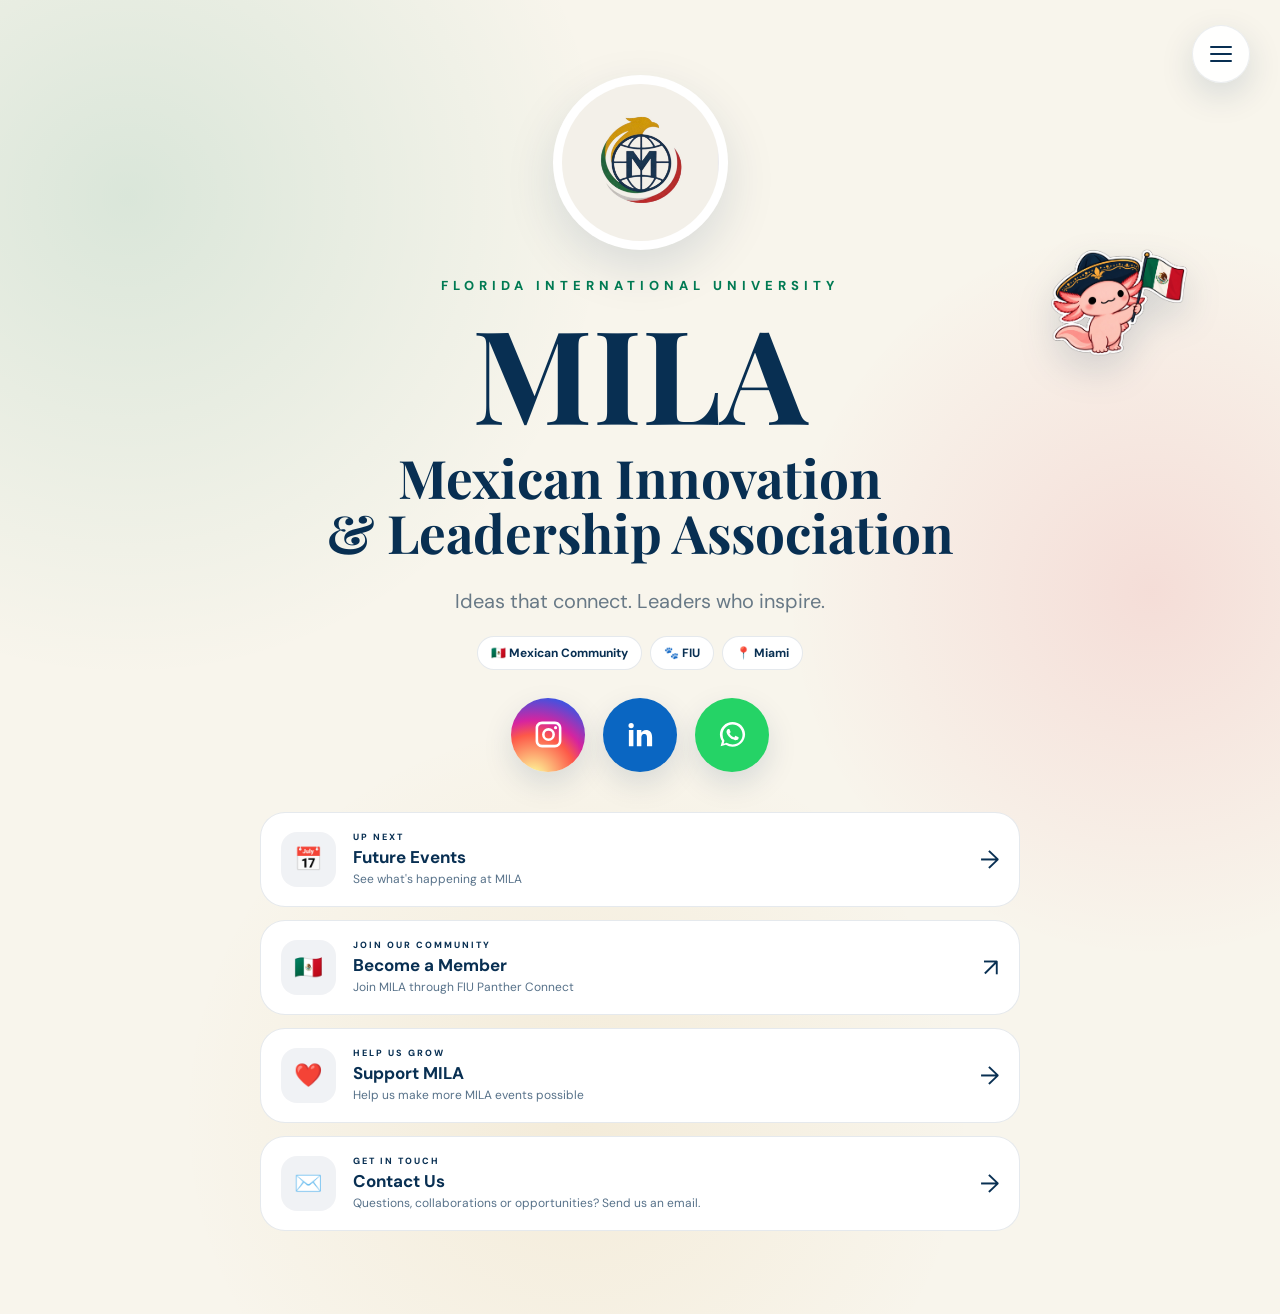
<file: index.html>
<!DOCTYPE html>
<html lang="en">
<head>
    <link rel="icon" type="image/png" href="assets/mila-logo-no-background.png">
    <meta charset="UTF-8">
    <meta name="viewport" content="width=device-width, initial-scale=1.0">
    <meta name="description" content="Mexican Innovation & Leadership Association at Florida International University.">
    <title>MILA | FIU</title>
    <link rel="stylesheet" href="styles.css">

    <style>
        /* HOME BUTTONS: WHITE BY DEFAULT */
        .home .home-button {
            background: #ffffff;
            color: #082f52;
            border: 1px solid rgba(8,47,82,0.10);
            transition:
                background-color 0.25s ease,
                color 0.25s ease,
                transform 0.25s ease,
                box-shadow 0.25s ease;
        }

        .home .home-button .button-icon {
            background: rgba(8,47,82,0.06);
            transition: background-color 0.25s ease;
        }

        /* FUTURE EVENTS - NAVY */
        .home .future-button:hover,
        .home .future-button:active,
        .home .future-button:focus-visible {
            background: #082f52;
            color: white;
        }

        /* BECOME A MEMBER - GREEN */
        .home .member-button:hover,
        .home .member-button:active,
        .home .member-button:focus-visible {
            background: #178657;
            color: white;
        }

        /* DONATIONS - RED */
        .home .donation-button:hover,
        .home .donation-button:active,
        .home .donation-button:focus-visible {
            background: #b53c45;
            color: white;
        }

        /* CONTACT US - GOLD */
        .home .contact-button:hover,
        .home .contact-button:active,
        .home .contact-button:focus-visible {
            background: #b78634;
            color: white;
        }

        /* ICON BACKGROUND ON HOVER */
        .home .home-button:hover .button-icon,
        .home .home-button:active .button-icon,
        .home .home-button:focus-visible .button-icon {
            background: rgba(255,255,255,0.15);
        }

        /* KEEP TEXT VISIBLE ON HOVER */
        .home .home-button:hover .button-text small,
        .home .home-button:hover .button-text strong,
        .home .home-button:hover .button-text span,
        .home .home-button:hover .button-arrow,
        .home .home-button:active .button-text small,
        .home .home-button:active .button-text strong,
        .home .home-button:active .button-text span,
        .home .home-button:active .button-arrow,
        .home .home-button:focus-visible .button-text small,
        .home .home-button:focus-visible .button-text strong,
        .home .home-button:focus-visible .button-text span,
        .home .home-button:focus-visible .button-arrow {
            color: white;
        }

        .home .home-button:focus-visible {
            outline: 3px solid #082f52;
            outline-offset: 3px;
        }
    </style>
</head>

<body>

    <!-- FLOATING MENU -->
    <div class="menu-wrapper">

        <button
            class="menu-toggle"
            id="menuToggle"
            aria-label="Open menu"
            aria-expanded="false"
        >
            <span></span>
            <span></span>
            <span></span>
        </button>

        <nav class="floating-menu" id="floatingMenu">

            <div class="menu-header">
                <strong>MILA</strong>
                <span>FIU 🇲🇽</span>
            </div>

            <!-- HOME -->
            <a href="index.html">
                <div>
                    <small>01</small>
                    <strong>Home</strong>
                </div>
                <span>→</span>
            </a>

            <!-- FUTURE EVENTS -->
            <a href="events.html">
                <div>
                    <small>02</small>
                    <strong>Future Events</strong>
                </div>
                <span>→</span>
            </a>

            <!-- BECOME A MEMBER -->
            <a
                href="https://fiu.campuslabs.com/engage/organization/mila26"
                target="_blank"
                rel="noopener noreferrer"
            >
                <div>
                    <small>03</small>
                    <strong>Become a Member</strong>
                </div>
                <span>↗</span>
            </a>

            <!-- DONATIONS -->
            <a href="donations.html">
                <div>
                    <small>04</small>
                    <strong>Donations ♡</strong>
                </div>
                <span>→</span>
            </a>

            <!-- CONTACT US -->
            <a href="mailto:milafiu2026@outlook.com">
                <div>
                    <small>05</small>
                    <strong>Contact Us</strong>
                </div>
                <span>→</span>
            </a>

            <div class="menu-footer">
                Mexican Innovation &amp; Leadership Association
            </div>

        </nav>
    </div>


    <!-- HOME PAGE -->
    <main class="home">

        <!-- MILO -->
        <img
            src="assets/milo-flag.png"
            class="home-milo"
            alt="Milo, MILA mascot"
        >

        <!-- MILA LOGO -->
        <div class="logo-circle">
            <img
                src="assets/mila-logo.jpeg"
                alt="MILA Logo"
            >
        </div>

        <!-- FIU -->
        <p class="university">
            FLORIDA INTERNATIONAL UNIVERSITY
        </p>

        <!-- MILA TITLE -->
        <h1>MILA</h1>

        <h2>
            Mexican Innovation<br>
            &amp; Leadership Association
        </h2>

        <p class="tagline">
            Ideas that connect. Leaders who inspire.
        </p>

        <!-- TAGS -->
        <div class="tags">
            <span>🇲🇽 Mexican Community</span>
            <span>🐾 FIU</span>
            <span>📍 Miami</span>
        </div>


        <!-- SOCIAL MEDIA -->
        <div class="social-links">

            <!-- INSTAGRAM -->
            <a
                href="https://www.instagram.com/mila.fiu/?hl=es"
                target="_blank"
                rel="noopener noreferrer"
                class="social instagram"
                aria-label="MILA Instagram"
            >
                <svg viewBox="0 0 24 24" aria-hidden="true">
                    <path d="M7 2C4.24 2 2 4.24 2 7v10c0 2.76 2.24 5 5 5h10c2.76 0 5-2.24 5-5V7c0-2.76-2.24-5-5-5H7zm10 2c1.66 0 3 1.34 3 3v10c0 1.66-1.34 3-3 3H7c-1.66 0-3-1.34-3-3V7c0-1.66 1.34-3 3-3h10zm-5 3a5 5 0 100 10 5 5 0 000-10zm0 2a3 3 0 110 6 3 3 0 010-6zm5.5-3.5a1.25 1.25 0 100 2.5 1.25 1.25 0 000-2.5z"/>
                </svg>
            </a>

            <!-- LINKEDIN -->
            <a
                href="https://www.linkedin.com/company/mexican-innovation-and-leadership-association/"
                target="_blank"
                rel="noopener noreferrer"
                class="social linkedin"
                aria-label="MILA LinkedIn"
            >
                <svg viewBox="0 0 24 24" aria-hidden="true">
                    <path d="M6.5 8.5H3V21h3.5V8.5zM4.75 3A2.05 2.05 0 104.75 7.1 2.05 2.05 0 004.75 3zM21 14.1c0-3.76-2-5.5-4.67-5.5-2.15 0-3.11 1.18-3.65 2.01V8.5H9.18V21h3.5v-6.2c0-1.63.31-3.21 2.33-3.21 1.99 0 2.01 1.86 2.01 3.32V21H21v-6.9z"/>
                </svg>
            </a>

            <!-- WHATSAPP -->
            <a
                href="https://chat.whatsapp.com/JqgFprV9ROz5YphJJXWAv2?mode=gi_t"
                target="_blank"
                rel="noopener noreferrer"
                class="social whatsapp"
                aria-label="Join MILA WhatsApp Group"
            >
                <svg viewBox="0 0 32 32" aria-hidden="true">
                    <path d="M16.04 3C8.85 3 3 8.74 3 15.8c0 2.5.75 4.94 2.17 7.02L3.74 28l5.34-1.39a13.18 13.18 0 0 0 6.95 1.91h.01C23.23 28.52 29 22.78 29 15.72 29 8.66 23.23 3 16.04 3zm0 23.35h-.01a11 11 0 0 1-5.61-1.51l-.4-.23-3.17.82.85-3.04-.26-.42a10.55 10.55 0 0 1-1.68-5.7c0-5.91 4.62-10.72 10.3-10.72 5.67 0 10.29 4.81 10.29 10.72 0 5.91-4.62 10.08-10.31 10.08zm5.66-7.89c-.31-.15-1.83-.89-2.11-.99-.28-.1-.49-.15-.69.15-.2.3-.79.99-.97 1.19-.18.2-.36.23-.67.08-.31-.15-1.3-.47-2.48-1.5-.92-.8-1.54-1.8-1.72-2.1-.18-.3-.02-.46.13-.61.14-.13.31-.35.46-.53.15-.18.2-.3.31-.51.1-.2.05-.38-.03-.53-.08-.15-.69-1.64-.95-2.24-.25-.59-.51-.51-.69-.52h-.59c-.2 0-.54.08-.82.38-.28.3-1.08 1.04-1.08 2.54s1.11 2.95 1.26 3.15c.15.2 2.18 3.28 5.28 4.6.74.31 1.31.5 1.76.64.74.23 1.41.2 1.94.12.59-.09 1.83-.74 2.09-1.45.26-.71.26-1.32.18-1.45-.08-.13-.28-.2-.59-.35z"/>
                </svg>
            </a>

        </div>


        <!-- ===================================
             1. FUTURE EVENTS
        ==================================== -->
        <a
            href="events.html"
            class="home-button future-button"
        >
            <div class="button-icon">📅</div>

            <div class="button-text">
                <small>UP NEXT</small>
                <strong>Future Events</strong>
                <span>See what's happening at MILA</span>
            </div>

            <div class="button-arrow">→</div>
        </a>


        <!-- ===================================
             2. BECOME A MEMBER
        ==================================== -->
        <a
            href="https://fiu.campuslabs.com/engage/organization/mila26"
            target="_blank"
            rel="noopener noreferrer"
            class="home-button member-button"
        >
            <div class="button-icon">🇲🇽</div>

            <div class="button-text">
                <small>JOIN OUR COMMUNITY</small>
                <strong>Become a Member</strong>
                <span>Join MILA through FIU Panther Connect</span>
            </div>

            <div class="button-arrow">↗</div>
        </a>


        <!-- ===================================
             3. SUPPORT MILA / DONATIONS
        ==================================== -->
        <a
            href="donations.html"
            class="home-button donation-button"
        >
            <div class="button-icon">❤️</div>

            <div class="button-text">
                <small>HELP US GROW</small>
                <strong>Support MILA</strong>
                <span>Help us make more MILA events possible</span>
            </div>

            <div class="button-arrow">→</div>
        </a>


        <!-- ===================================
             4. CONTACT US
        ==================================== -->
        <a
            href="mailto:milafiu2026@outlook.com"
            class="home-button contact-button"
        >
            <div class="button-icon">✉️</div>

            <div class="button-text">
                <small>GET IN TOUCH</small>
                <strong>Contact Us</strong>
                <span>
                    Questions, collaborations or opportunities?
                    Send us an email.
                </span>
            </div>

            <div class="button-arrow">→</div>
        </a>

    </main>


    <!-- MENU JAVASCRIPT -->
    <script>
        const menuToggle =
            document.getElementById("menuToggle");

        const floatingMenu =
            document.getElementById("floatingMenu");

        menuToggle.addEventListener("click", function () {
            menuToggle.classList.toggle("open");
            floatingMenu.classList.toggle("open");

            const isOpen =
                floatingMenu.classList.contains("open");

            menuToggle.setAttribute(
                "aria-expanded",
                String(isOpen)
            );
        });

        document.addEventListener("click", function (event) {
            if (
                !floatingMenu.contains(event.target) &&
                !menuToggle.contains(event.target)
            ) {
                floatingMenu.classList.remove("open");
                menuToggle.classList.remove("open");
                menuToggle.setAttribute("aria-expanded", "false");
            }
        });

        document.addEventListener("keydown", function (event) {
            if (event.key === "Escape") {
                floatingMenu.classList.remove("open");
                menuToggle.classList.remove("open");
                menuToggle.setAttribute("aria-expanded", "false");
            }
        });
    </script>

</body>
</html>
</file>
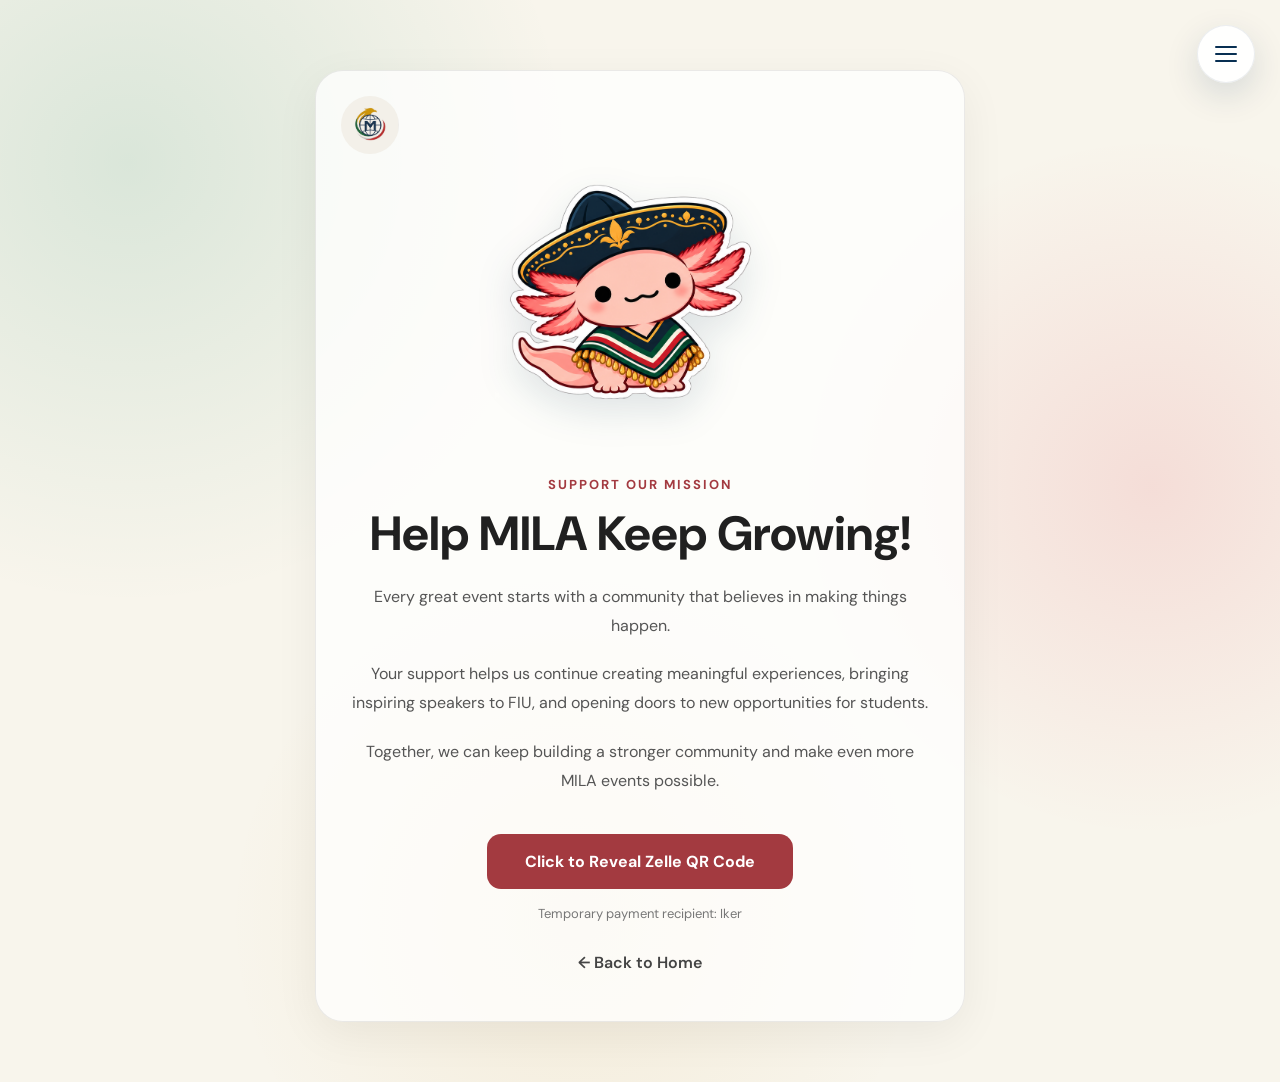
<file: donations.html>
<!DOCTYPE html>
<html lang="en">

<head>
    <link rel="icon" type="image/png" href="assets/mila-logo-no-background.png">
    <meta charset="UTF-8">
    <meta name="viewport" content="width=device-width, initial-scale=1.0">

    <title>Support MILA | Donations</title>

    <link rel="stylesheet" href="styles.css">

    <style>
        /* DONATIONS PAGE */

        .donations-page {
            min-height: 100vh;
            display: flex;
            align-items: center;
            justify-content: center;
            padding: 70px 20px 60px;
        }

        /* MAIN CARD */

        .donations-card {
            position: relative;
            width: 100%;
            max-width: 650px;
            padding: 55px 36px 48px;
            border-radius: 28px;
            background: rgba(255,255,255,0.75);
            border: 1px solid rgba(0,0,0,0.08);
            box-shadow: 0 12px 45px rgba(0,0,0,0.06);
            text-align: center;
        }

        /* MILA LOGO - TOP LEFT CORNER */

        .donations-logo {
            position: absolute;
            top: 25px;
            left: 25px;
            width: 58px;
            height: 58px;
            border-radius: 50%;
            object-fit: cover;
        }

        /* FLOATING MILO CONTAINER */

        .donations-milo-container {
            display: flex;
            justify-content: center;
            align-items: center;
            margin: 25px auto 25px;
            min-height: 300px;
        }

        /* BIGGER MILO */

        .donations-milo {
            width: 290px;
            max-width: 90%;
            height: auto;
            object-fit: contain;

            filter: drop-shadow(
                0 14px 18px rgba(8,47,82,0.12)
            );

            animation:
                donationsFloatMilo
                5s
                ease-in-out
                infinite;
        }

        /* SOFTER FLOATING ANIMATION */

        @keyframes donationsFloatMilo {
            0%, 100% {
                transform: translateY(0);
            }

            50% {
                transform: translateY(-7px);
            }
        }

        /* SMALL HEADING */

        .donations-eyebrow {
            font-size: 13px;
            font-weight: 700;
            letter-spacing: 2px;
            text-transform: uppercase;
            color: #a33a40;
            margin-bottom: 14px;
        }

        /* MAIN TITLE */

        .donations-card h1 {
            font-size: clamp(32px, 5vw, 48px);
            line-height: 1.12;
            margin-bottom: 22px;
            color: #202020;
        }

        /* DESCRIPTION */

        .donations-card p {
            font-size: 16px;
            line-height: 1.8;
            color: #555;
            margin-bottom: 20px;
        }

        /* DONATION BUTTON */

        .donate-button {
            display: inline-block;
            padding: 17px 38px;
            margin-top: 18px;
            background: #a33a40;
            color: white;
            border: none;
            border-radius: 14px;
            font-size: 16px;
            font-weight: 700;
            font-family: inherit;
            cursor: pointer;
            transition: background 0.2s ease;
        }

        .donate-button:hover {
            background: #852e34;
        }

        .donate-button:focus-visible {
            outline: 3px solid #202020;
            outline-offset: 4px;
        }

        /* PAYMENT RECIPIENT NOTE */

        .donations-note {
            display: block;
            margin-top: 16px;
            font-size: 13px;
            color: #777;
        }

        /* ZELLE QR CODE - HIDDEN BY DEFAULT */

        .zelle-qr-container {
            margin-top: 25px;
            padding: 22px;
            background: rgba(255,255,255,0.85);
            border: 1px solid rgba(0,0,0,0.08);
            border-radius: 18px;
            text-align: center;
        }

        .zelle-qr-container[hidden] {
            display: none;
        }

        .zelle-qr-image {
            display: block;
            width: 100%;
            max-width: 360px;
            height: auto;
            margin: 0 auto;
        }

        .donations-card .zelle-qr-instructions {
            font-size: 14px;
            line-height: 1.6;
            margin-top: 15px;
            margin-bottom: 0;
        }

        /* BACK HOME */

        .donations-home {
            display: inline-block;
            margin-top: 30px;
            color: #444;
            text-decoration: none;
            font-weight: 600;
        }

        .donations-home:hover {
            text-decoration: underline;
        }

        /* NAVIGATION MENU - TOP RIGHT */

        .donations-navigation {
            position: fixed;
            top: 25px;
            right: 25px;
            z-index: 1000;
        }

        .donations-navigation .menu-toggle {
            position: relative;
            top: auto;
            right: auto;
        }

        .donations-navigation .floating-menu {
            position: absolute;
            top: 65px;
            right: 0;
        }

        /* MOBILE RESPONSIVE */

        @media (max-width: 600px) {
            .donations-page {
                padding: 85px 15px 40px;
            }

            .donations-card {
                padding: 65px 22px 36px;
            }

            .donations-logo {
                top: 18px;
                left: 18px;
                width: 48px;
                height: 48px;
            }

            .donations-milo-container {
                min-height: 240px;
                margin: 10px auto 20px;
            }

            .donations-milo {
                width: 240px;
            }

            .donations-card p {
                font-size: 15px;
            }

            .donations-navigation {
                top: 15px;
                right: 15px;
            }

            .donate-button {
                max-width: 100%;
                padding: 17px 22px;
            }

            .zelle-qr-container {
                padding: 12px;
            }
        }

        /* ACCESSIBILITY */

        @media (prefers-reduced-motion: reduce) {
            .donations-milo {
                animation: none;
            }
        }
    </style>
</head>

<body>

    <!-- ===================================
         NAVIGATION MENU - TOP RIGHT
    ==================================== -->

    <div class="donations-navigation">

        <button
            class="menu-toggle"
            id="menuToggle"
            aria-label="Open navigation menu"
            aria-expanded="false"
            aria-controls="floatingMenu"
            type="button"
        >
            <span></span>
            <span></span>
            <span></span>
        </button>

        <nav class="floating-menu" id="floatingMenu">

            <div class="menu-header">
                <strong>MILA</strong>
                <span>FIU 🇲🇽</span>
            </div>

            <!-- HOME -->

            <a href="index.html">
                <div>
                    <small>01</small>
                    <strong>Home</strong>
                </div>
                <span>→</span>
            </a>

            <!-- FUTURE EVENTS -->

            <a href="events.html">
                <div>
                    <small>02</small>
                    <strong>Future Events</strong>
                </div>
                <span>→</span>
            </a>

            <!-- BECOME A MEMBER -->

            <a
                href="https://fiu.campuslabs.com/engage/organization/mila26"
                target="_blank"
                rel="noopener noreferrer"
            >
                <div>
                    <small>03</small>
                    <strong>Become a Member</strong>
                </div>
                <span>↗</span>
            </a>

            <!-- DONATIONS -->

            <a href="donations.html" aria-current="page">
                <div>
                    <small>04</small>
                    <strong>Donations ♡</strong>
                </div>
                <span>→</span>
            </a>

            <!-- CONTACT US -->

            <a href="mailto:milafiu2026@outlook.com">
                <div>
                    <small>05</small>
                    <strong>Contact Us</strong>
                </div>
                <span>→</span>
            </a>

            <div class="menu-footer">
                Mexican Innovation &amp; Leadership Association
            </div>

        </nav>

    </div>


    <!-- ===================================
         DONATIONS CONTENT
    ==================================== -->

    <main class="donations-page">

        <section class="donations-card">

            <!-- MILA LOGO - TOP LEFT -->

            <img
                src="assets/mila-logo.jpeg"
                alt="MILA FIU Logo"
                class="donations-logo"
            >

            <!-- BIG FLOATING MILO -->

            <div class="donations-milo-container">

                <img
                    src="assets/milo-poncho.png"
                    alt="Milo wearing a Mexican poncho"
                    class="donations-milo"
                >

            </div>

            <!-- SUPPORT HEADING -->

            <div class="donations-eyebrow">
                Support Our Mission
            </div>

            <!-- MAIN TITLE -->

            <h1>
                Help MILA Keep Growing!
            </h1>

            <!-- DESCRIPTION -->

            <p>
                Every great event starts with a community that
                believes in making things happen.
            </p>

            <p>
                Your support helps us continue creating meaningful
                experiences, bringing inspiring speakers to FIU,
                and opening doors to new opportunities for students.
            </p>

            <p>
                Together, we can keep building a stronger community
                and make even more MILA events possible.
            </p>

            <!-- ZELLE DONATION BUTTON -->

            <button
                class="donate-button"
                id="revealQrButton"
                type="button"
                aria-expanded="false"
                aria-controls="zelleQrContainer"
            >
                Click to Reveal Zelle QR Code
            </button>

            <span class="donations-note">
                Temporary payment recipient: Iker
            </span>

            <!-- ZELLE QR CODE -->

            <div
                class="zelle-qr-container"
                id="zelleQrContainer"
                hidden
            >

                <img
                    src="assets/zelle-iker.png"
                    alt="Zelle QR code for Iker"
                    class="zelle-qr-image"
                >

                <p class="zelle-qr-instructions">
                    Scan this QR code with your banking app
                    to support MILA through Zelle.
                    Please verify that the recipient is
                    <strong>IKER</strong> before sending.
                </p>

            </div>

            <!-- BACK TO HOME -->

            <div>

                <a
                    href="index.html"
                    class="donations-home"
                >
                    ← Back to Home
                </a>

            </div>

        </section>

    </main>


    <!-- ===================================
         NAVIGATION JAVASCRIPT
    ==================================== -->

    <script>

        const menuToggle =
            document.getElementById("menuToggle");

        const floatingMenu =
            document.getElementById("floatingMenu");

        function closeMenu() {
            floatingMenu.classList.remove("open");
            menuToggle.classList.remove("open");

            menuToggle.setAttribute(
                "aria-expanded",
                "false"
            );
        }

        menuToggle.addEventListener("click", function () {

            menuToggle.classList.toggle("open");
            floatingMenu.classList.toggle("open");

            const isOpen =
                floatingMenu.classList.contains("open");

            menuToggle.setAttribute(
                "aria-expanded",
                String(isOpen)
            );

        });

        document.addEventListener("click", function (event) {

            if (
                !floatingMenu.contains(event.target) &&
                !menuToggle.contains(event.target)
            ) {
                closeMenu();
            }

        });

        document.addEventListener("keydown", function (event) {

            if (event.key === "Escape") {
                closeMenu();
                menuToggle.focus();
            }

        });


        /* ZELLE QR REVEAL */

        const revealQrButton =
            document.getElementById("revealQrButton");

        const zelleQrContainer =
            document.getElementById("zelleQrContainer");

        revealQrButton.addEventListener("click", function () {

            const isOpening = zelleQrContainer.hidden;

            zelleQrContainer.hidden = !isOpening;

            revealQrButton.setAttribute(
                "aria-expanded",
                String(isOpening)
            );

            revealQrButton.textContent = isOpening
                ? "Hide Zelle QR Code"
                : "Click to Reveal Zelle QR Code";

        });

    </script>

</body>
</html>
</file>
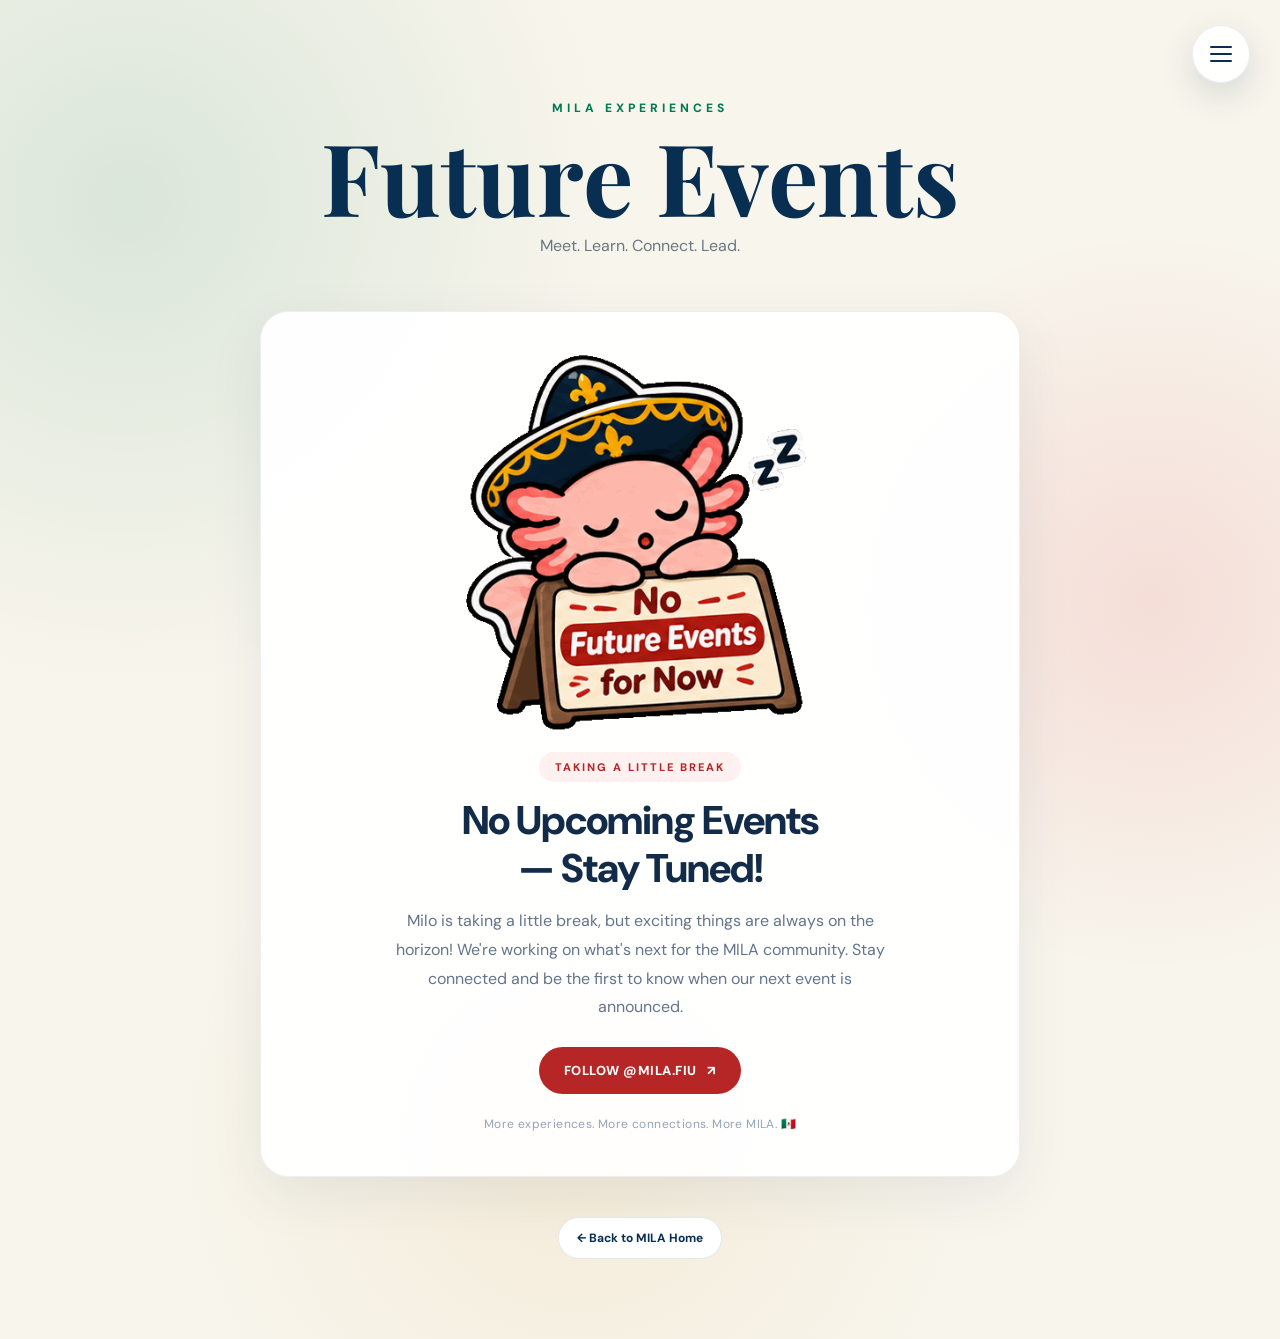
<file: events.html>
<!DOCTYPE html>
<html lang="en">

<head>
    <link rel="icon" type="image/png" href="assets/mila-logo-no-background.png">
    <meta charset="UTF-8">
    <meta name="viewport" content="width=device-width, initial-scale=1.0">

    <title>Future Events | MILA FIU</title>

    <meta
        name="description"
        content="Stay up to date with upcoming events from the Mexican Innovation & Leadership Association at FIU."
    >

    <link rel="stylesheet" href="styles.css">

    <style>
        /* No upcoming events section */

        .no-events-section {
            width: 100%;
            max-width: 760px;
            margin: 30px auto 40px;
            padding: 38px 28px 44px;
            text-align: center;
            background: rgba(255, 255, 255, 0.94);
            border: 1px solid rgba(20, 45, 75, 0.08);
            border-radius: 28px;
            box-shadow: 0 18px 55px rgba(20, 45, 75, 0.08);
        }

        .no-events-gif {
            display: block;
            width: 100%;
            max-width: 390px;
            height: auto;
            margin: 0 auto 12px;
            object-fit: contain;
        }

        .no-events-label {
            display: inline-block;
            margin-bottom: 14px;
            padding: 8px 16px;
            border-radius: 30px;
            background: #fff1ef;
            color: #b62626;
            font-size: 11px;
            font-weight: 800;
            letter-spacing: 2px;
            text-transform: uppercase;
        }

        .no-events-section h2 {
            margin: 0 0 15px;
            color: #122b49;
            font-size: clamp(27px, 4vw, 40px);
            font-weight: 800;
            line-height: 1.2;
            letter-spacing: -1px;
        }

        .no-events-description {
            max-width: 510px;
            margin: 0 auto 25px;
            color: #64748b;
            font-size: 16px;
            line-height: 1.8;
        }

        .no-events-instagram {
            display: inline-flex;
            align-items: center;
            justify-content: center;
            gap: 10px;
            padding: 15px 25px;
            border-radius: 50px;
            background: #b62626;
            color: #ffffff;
            font-size: 13px;
            font-weight: 800;
            letter-spacing: 0.5px;
            text-decoration: none;
            transition:
                transform 0.25s ease,
                background 0.25s ease,
                box-shadow 0.25s ease;
        }

        .no-events-instagram:hover {
            transform: translateY(-3px);
            background: #931c1c;
            box-shadow: 0 10px 25px rgba(182, 38, 38, 0.2);
        }

        .no-events-note {
            display: block;
            margin-top: 22px;
            color: #94a3b8;
            font-size: 12px;
            letter-spacing: 0.4px;
        }

        @media (max-width: 600px) {
            .no-events-section {
                margin-top: 20px;
                padding: 25px 18px 35px;
                border-radius: 22px;
            }

            .no-events-gif {
                max-width: 300px;
            }

            .no-events-description {
                font-size: 14px;
            }

            .no-events-instagram {
                padding: 14px 20px;
                font-size: 12px;
            }
        }
    </style>

</head>

<body>

    <!-- ========================================
         FLOATING NAVIGATION MENU
    ========================================= -->

    <div class="menu-wrapper">

        <button
            class="menu-toggle"
            id="menuToggle"
            aria-label="Open menu"
            aria-expanded="false"
            aria-controls="floatingMenu"
            type="button"
        >
            <span></span>
            <span></span>
            <span></span>
        </button>

        <nav
            class="floating-menu"
            id="floatingMenu"
        >

            <div class="menu-header">
                <strong>MILA</strong>
                <span>FIU 🇲🇽</span>
            </div>

            <!-- HOME -->

            <a href="index.html">
                <div>
                    <small>01</small>
                    <strong>Home</strong>
                </div>
                <span>→</span>
            </a>

            <!-- FUTURE EVENTS -->

            <a href="events.html" aria-current="page">
                <div>
                    <small>02</small>
                    <strong>Future Events</strong>
                </div>
                <span>→</span>
            </a>

            <!-- BECOME A MEMBER -->

            <a
                href="https://fiu.campuslabs.com/engage/organization/mila26"
                target="_blank"
                rel="noopener noreferrer"
            >
                <div>
                    <small>03</small>
                    <strong>Become a Member</strong>
                </div>
                <span>↗</span>
            </a>

            <!-- DONATIONS -->

            <a href="donations.html">
                <div>
                    <small>04</small>
                    <strong>Donations ♡</strong>
                </div>
                <span>→</span>
            </a>

            <!-- CONTACT US -->

            <a href="mailto:milafiu2026@outlook.com">
                <div>
                    <small>05</small>
                    <strong>Contact Us</strong>
                </div>
                <span>→</span>
            </a>

            <div class="menu-footer">
                Mexican Innovation &amp; Leadership Association
            </div>

        </nav>

    </div>


    <!-- ========================================
         FUTURE EVENTS PAGE
    ========================================= -->

    <main class="events-page">

        <!-- PAGE HEADER -->

        <header class="events-header">

            <p>
                MILA EXPERIENCES
            </p>

            <h1>
                Future Events
            </h1>

            <span>
                Meet. Learn. Connect. Lead.
            </span>

        </header>


        <!-- ========================================
             NO UPCOMING EVENTS
        ========================================= -->

        <section
            class="no-events-section"
            aria-labelledby="noEventsTitle"
        >

            <!-- ANIMATED MILO GIF -->

            <img
                src="assets/No Upcoming Events — Stay Tuned.gif"
                class="no-events-gif"
                alt="Milo relaxing while waiting for MILA's next event"
            >

            <!-- STATUS -->

            <span class="no-events-label">
                TAKING A LITTLE BREAK
            </span>

            <!-- TITLE -->

            <h2 id="noEventsTitle">
                No Upcoming Events<br>
                — Stay Tuned!
            </h2>

            <!-- DESCRIPTION -->

            <p class="no-events-description">
                Milo is taking a little break, but exciting
                things are always on the horizon!

                We're working on what's next for the MILA
                community. Stay connected and be the first
                to know when our next event is announced.
            </p>

            <!-- INSTAGRAM BUTTON -->

            <a
                href="https://www.instagram.com/mila.fiu/?hl=es"
                target="_blank"
                rel="noopener noreferrer"
                class="no-events-instagram"
            >
                FOLLOW @MILA.FIU
                <span aria-hidden="true">↗</span>
            </a>

            <!-- FOOTNOTE -->

            <span class="no-events-note">
                More experiences. More connections.
                More MILA. 🇲🇽
            </span>

        </section>


        <!-- BACK TO HOME -->

        <a
            href="index.html"
            class="back-home"
        >
            ← Back to MILA Home
        </a>

    </main>


    <!-- ========================================
         NAVIGATION JAVASCRIPT
    ========================================= -->

    <script>

        const menuToggle =
            document.getElementById("menuToggle");

        const floatingMenu =
            document.getElementById("floatingMenu");

        function closeMenu() {

            floatingMenu.classList.remove("open");
            menuToggle.classList.remove("open");

            menuToggle.setAttribute(
                "aria-expanded",
                "false"
            );

        }

        menuToggle.addEventListener(
            "click",
            function () {

                menuToggle.classList.toggle("open");
                floatingMenu.classList.toggle("open");

                const isOpen =
                    floatingMenu.classList.contains("open");

                menuToggle.setAttribute(
                    "aria-expanded",
                    String(isOpen)
                );

            }
        );

        document.addEventListener(
            "click",
            function (event) {

                if (
                    !floatingMenu.contains(event.target) &&
                    !menuToggle.contains(event.target)
                ) {
                    closeMenu();
                }

            }
        );

        document.addEventListener(
            "keydown",
            function (event) {

                if (event.key === "Escape") {
                    closeMenu();
                    menuToggle.focus();
                }

            }
        );

    </script>

</body>
</html>
</file>
<file: styles.css>
@import url('https://fonts.googleapis.com/css2?family=DM+Sans:wght@400;500;600;700;800&family=Playfair+Display:wght@600;700;800&display=swap');


/* =========================================
   MILA COLORS
========================================= */

:root {

    --navy: #082f52;

    --green: #007a53;

    --whatsapp: #25D366;

    --red: #d80d24;

    --gold: #c88b18;

    --cream: #f8f5ec;

    --gray: #687986;

    --white: #ffffff;

}


/* =========================================
   RESET
========================================= */

* {

    margin: 0;

    padding: 0;

    box-sizing: border-box;

}


html {

    scroll-behavior: smooth;

}


body {

    min-height: 100vh;

    overflow-x: hidden;

    font-family:
        "DM Sans",
        sans-serif;

    color:
        var(--navy);

    background:

        radial-gradient(
            circle at 10% 15%,
            rgba(0,122,83,.12),
            transparent 30%
        ),

        radial-gradient(
            circle at 90% 45%,
            rgba(216,13,36,.10),
            transparent 27%
        ),

        radial-gradient(
            circle at 45% 85%,
            rgba(200,139,24,.09),
            transparent 30%
        ),

        var(--cream);

}


a {

    text-decoration: none;

    color: inherit;

}


img {

    display: block;

    max-width: 100%;

}


/* =========================================
   FLOATING MENU
========================================= */

.menu-wrapper {

    position: fixed;

    top: 25px;

    right: 30px;

    z-index: 9999;

}


.menu-toggle {

    width: 58px;

    height: 58px;

    border: none;

    border-radius: 50%;

    background:
        rgba(255,255,255,.92);

    backdrop-filter:
        blur(18px);

    -webkit-backdrop-filter:
        blur(18px);

    display: flex;

    flex-direction: column;

    align-items: center;

    justify-content: center;

    gap: 5px;

    cursor: pointer;

    border:
        1px solid
        rgba(8,47,82,.08);

    box-shadow:
        0 12px 35px
        rgba(8,47,82,.14);

    transition:
        transform .25s ease,
        background .25s ease;

}


.menu-toggle:hover {

    transform:
        scale(1.07);

    background:
        white;

}


.menu-toggle span {

    width: 22px;

    height: 2px;

    border-radius: 10px;

    background:
        var(--navy);

    transition:
        transform .3s ease,
        opacity .3s ease;

}


.menu-toggle.open span:nth-child(1) {

    transform:
        translateY(7px)
        rotate(45deg);

}


.menu-toggle.open span:nth-child(2) {

    opacity: 0;

}


.menu-toggle.open span:nth-child(3) {

    transform:
        translateY(-7px)
        rotate(-45deg);

}


/* =========================================
   DROPDOWN MENU
========================================= */

.floating-menu {

    position: absolute;

    top: 72px;

    right: 0;

    width: 320px;

    padding: 15px;

    border-radius: 28px;

    background:
        rgba(255,255,255,.96);

    backdrop-filter:
        blur(22px);

    -webkit-backdrop-filter:
        blur(22px);

    border:
        1px solid
        rgba(8,47,82,.08);

    box-shadow:
        0 25px 70px
        rgba(8,47,82,.18);

    opacity: 0;

    visibility: hidden;

    transform:
        translateY(-12px)
        scale(.96);

    transform-origin:
        top right;

    transition:
        opacity .25s ease,
        transform .25s ease,
        visibility .25s;

}


.floating-menu.open {

    opacity: 1;

    visibility: visible;

    transform:
        translateY(0)
        scale(1);

}


.menu-header {

    padding:
        12px
        12px
        18px;

    display: flex;

    justify-content:
        space-between;

    align-items:
        center;

}


.menu-header strong {

    font-family:
        "Playfair Display",
        serif;

    font-size: 26px;

}


.menu-header span {

    color:
        var(--green);

    font-size: 10px;

    font-weight: 800;

    letter-spacing: 1px;

}


.floating-menu > a {

    min-height: 70px;

    padding:
        13px
        16px;

    margin-bottom: 7px;

    border-radius: 18px;

    display: flex;

    align-items: center;

    justify-content:
        space-between;

    transition:
        background .2s ease,
        color .2s ease,
        transform .2s ease;

}


.floating-menu > a div {

    display: flex;

    flex-direction: column;

    gap: 3px;

}


.floating-menu > a small {

    color:
        var(--green);

    font-size: 8px;

    font-weight: 800;

    letter-spacing: 2px;

}


.floating-menu > a strong {

    font-size: 15px;

}


.floating-menu > a:hover {

    background:
        var(--cream);

    transform:
        translateX(-4px);

}


.floating-menu > a:nth-of-type(2):hover {

    color: white;

    background:
        var(--navy);

}


.floating-menu > a:nth-of-type(2):hover small {

    color:
        #e7c87d;

}


.floating-menu > a:nth-of-type(3):hover {

    color: white;

    background:
        var(--green);

}


.floating-menu > a:nth-of-type(3):hover small {

    color: white;

}


.floating-menu > a:nth-of-type(4):hover {

    color: white;

    background:
        var(--gold);

}


.floating-menu > a:nth-of-type(4):hover small {

    color: white;

}


.menu-footer {

    margin-top: 8px;

    padding:
        15px
        12px
        8px;

    border-top:
        1px solid
        rgba(8,47,82,.08);

    color:
        #7a858e;

    font-size: 9px;

    line-height: 1.5;

}


/* =========================================
   HOME
========================================= */

.home {

    position: relative;

    width:
        min(
            760px,
            calc(100% - 30px)
        );

    min-height: 100vh;

    margin: auto;

    padding:
        75px
        0
        70px;

    text-align: center;

}


/* =========================================
   LOGO
========================================= */

.logo-circle {

    width: 175px;

    height: 175px;

    padding: 9px;

    margin:
        0
        auto
        27px;

    border-radius: 50%;

    background: white;

    box-shadow:
        0 18px 50px
        rgba(8,47,82,.13);

}


.logo-circle img {

    width: 100%;

    height: 100%;

    object-fit: cover;

    border-radius: 50%;

}


/* =========================================
   FIU
========================================= */

.university {

    margin-top: 18px;

    color:
        var(--green);

    font-size: 13px;

    font-weight: 800;

    letter-spacing: 5px;

}


/* =========================================
   MILA TITLE
========================================= */

.home h1 {

    margin-top: 24px;

    font-family:
        "Playfair Display",
        serif;

    font-size:
        clamp(
            85px,
            11vw,
            130px
        );

    line-height: .82;

}


.home h2 {

    margin-top: 25px;

    font-family:
        "Playfair Display",
        serif;

    font-size:
        clamp(
            35px,
            5vw,
            53px
        );

    line-height: 1.05;

}


.tagline {

    margin-top: 27px;

    color:
        var(--gray);

    font-size: 20px;

}


/* =========================================
   TAGS
========================================= */

.tags {

    margin:
        22px
        0
        28px;

    display: flex;

    justify-content: center;

    flex-wrap: wrap;

    gap: 8px;

}


.tags span {

    padding:
        8px
        13px;

    border-radius:
        999px;

    background:
        white;

    border:
        1px solid
        rgba(8,47,82,.10);

    font-size: 12px;

    font-weight: 700;

}


/* =========================================
   SOCIAL BUTTONS
========================================= */

.social-links {

    display: flex;

    justify-content: center;

    gap: 18px;

    margin-bottom: 40px;

}


.social {

    width: 74px;

    height: 74px;

    border-radius: 50%;

    display: flex;

    justify-content: center;

    align-items: center;

    box-shadow:
        0 12px 30px
        rgba(8,47,82,.13);

    transition:
        transform .25s ease,
        box-shadow .25s ease;

}


.social:hover {

    transform:
        translateY(-7px)
        scale(1.07);

    box-shadow:
        0 18px 38px
        rgba(8,47,82,.18);

}


.social svg {

    width: 31px;

    height: 31px;

    fill: white;

}


/* INSTAGRAM */

.instagram {

    background:

        radial-gradient(
            circle at 30% 107%,
            #fdf497 0%,
            #fdf497 5%,
            #fd5949 45%,
            #d6249f 60%,
            #285AEB 90%
        );

}


/* LINKEDIN */

.linkedin {

    background:
        #0A66C2;

}


/* WHATSAPP */

.whatsapp {

    background:
        var(--whatsapp);

}


/* =========================================
   HOME BOXES
========================================= */

.home-button {

    width: 100%;

    min-height: 95px;

    padding:
        14px
        20px;

    margin-bottom: 13px;

    border-radius: 25px;

    display: flex;

    align-items: center;

    gap: 17px;

    text-align: left;

    transition:
        transform .25s ease,
        box-shadow .25s ease,
        background .25s ease,
        color .25s ease;

}


.home-button:hover {

    transform:
        translateY(-5px);

    box-shadow:
        0 18px 40px
        rgba(8,47,82,.15);

}


/* FUTURE EVENTS */

.future-button {

    color: white;

    background:
        var(--navy);

}


/* MEMBER */

.member-button {

    background: white;

    border:
        1px solid
        rgba(8,47,82,.10);

}


.member-button:hover {

    color: white;

    background:
        var(--green);

}


/* CONTACT */

.contact-button {

    background: white;

    border:
        1px solid
        rgba(8,47,82,.10);

}


.contact-button:hover {

    color: white;

    background:
        var(--gold);

}


/* =========================================
   BOX ICONS
========================================= */

.button-icon {

    width: 55px;

    height: 55px;

    flex-shrink: 0;

    border-radius: 16px;

    display: flex;

    align-items: center;

    justify-content: center;

    font-size: 23px;

    background:
        rgba(255,255,255,.12);

}


.member-button .button-icon {

    background:
        rgba(0,122,83,.09);

}


.contact-button .button-icon {

    background:
        rgba(200,139,24,.12);

}


.member-button:hover .button-icon,
.contact-button:hover .button-icon {

    background:
        rgba(255,255,255,.15);

}


/* =========================================
   BOX TEXT
========================================= */

.button-text {

    display: flex;

    flex-direction: column;

    flex: 1;

}


.button-text small {

    margin-bottom: 3px;

    font-size: 9px;

    letter-spacing: 2px;

    font-weight: 800;

}


.button-text strong {

    font-size: 17px;

}


.button-text span {

    margin-top: 3px;

    font-size: 12px;

    opacity: .68;

}


.button-arrow {

    font-size: 25px;

}


/* =========================================
   HOME MILO
========================================= */

.home-milo {

    position: absolute;

    width: 145px;

    right: -170px;

    top: 240px;

    z-index: 20;

    pointer-events: none;

    filter:
        drop-shadow(
            0 15px 18px
            rgba(8,47,82,.15)
        );

    animation:
        floatMilo
        4s
        ease-in-out
        infinite;

}


@keyframes floatMilo {

    0%,
    100% {

        transform:
            translateY(0)
            rotate(-3deg);

    }

    50% {

        transform:
            translateY(-13px)
            rotate(3deg);

    }

}


/* =========================================
   EVENTS PAGE
========================================= */

.events-page {

    position: relative;

    width:
        min(
            1100px,
            calc(100% - 30px)
        );

    margin: auto;

    padding:
        100px
        0
        80px;

}


.events-header {

    text-align: center;

    margin-bottom: 55px;

}


.events-header p {

    color:
        var(--green);

    font-size: 12px;

    font-weight: 800;

    letter-spacing: 4px;

}


.events-header h1 {

    margin:
        12px
        0;

    font-family:
        "Playfair Display",
        serif;

    font-size:
        clamp(
            58px,
            9vw,
            100px
        );

    line-height: .95;

}


.events-header span {

    color:
        var(--gray);

}


/* =========================================
   EVENT CARD
========================================= */

.event-card {

    position: relative;

    z-index: 5;

    padding: 24px;

    border-radius: 40px;

    background: white;

    display: grid;

    grid-template-columns:
        1.05fr
        .95fr;

    gap: 50px;

    align-items: center;

    border:
        1px solid
        rgba(8,47,82,.10);

    box-shadow:
        0 25px 70px
        rgba(8,47,82,.12);

}


.event-image {

    overflow: hidden;

    border-radius: 29px;

}


.event-image img {

    width: 100%;

}


.event-content {

    padding:
        25px
        30px
        25px
        0;

}


.event-date {

    display: inline-block;

    padding:
        10px
        17px;

    margin-bottom: 25px;

    border-radius: 999px;

    color:
        #8d5c08;

    background:
        #f3e6c6;

    font-size: 12px;

    font-weight: 800;

    letter-spacing: 1px;

}


.event-content h2 {

    font-family:
        "Playfair Display",
        serif;

    font-size:
        clamp(
            48px,
            6vw,
            75px
        );

    line-height: .93;

}


.event-description {

    margin:
        25px
        0;

    color:
        var(--gray);

    line-height: 1.7;

}


/* =========================================
   SPEAKERS
========================================= */

.speakers {

    padding:
        20px
        0;

    border-top:
        1px solid
        rgba(8,47,82,.09);

    border-bottom:
        1px solid
        rgba(8,47,82,.09);

    display: flex;

    flex-wrap: wrap;

    gap:
        8px
        15px;

}


.speakers p {

    width: 100%;

    color:
        var(--green);

    font-size: 9px;

    letter-spacing: 2px;

    font-weight: 800;

}


/* =========================================
   EVENT DETAILS
========================================= */

.event-details {

    display: grid;

    gap: 14px;

    margin:
        25px
        0;

}


.event-details > div {

    display: flex;

    align-items: center;

    gap: 12px;

}


.event-details > div > span {

    font-size: 22px;

}


.event-details small {

    display: block;

    color:
        var(--gray);

    font-size: 8px;

    font-weight: 800;

    letter-spacing: 1.5px;

}


.event-details strong {

    font-size: 13px;

}


/* =========================================
   RSVP
========================================= */

.rsvp {

    width: 100%;

    min-height: 62px;

    padding:
        0
        22px;

    border-radius: 18px;

    background:
        var(--red);

    color: white;

    display: flex;

    align-items: center;

    justify-content:
        space-between;

    font-size: 13px;

    font-weight: 800;

    letter-spacing: 1px;

    transition:
        transform .25s ease,
        background .25s ease;

}


.rsvp:hover {

    transform:
        translateY(-4px);

    background:
        #b8091c;

}


/* =========================================
   EVENTS MILO
========================================= */

.events-milo {

    position: absolute;

    width: 175px;

    right: -80px;

    top: 230px;

    z-index: 30;

    pointer-events: none;

    filter:
        drop-shadow(
            0 15px 20px
            rgba(8,47,82,.17)
        );

    animation:
        floatMilo
        4s
        ease-in-out
        infinite;

}


/* =========================================
   BACK HOME
========================================= */

.back-home {

    display: block;

    width: fit-content;

    margin:
        35px
        auto
        0;

    padding:
        12px
        18px;

    background: white;

    border-radius: 999px;

    border:
        1px solid
        rgba(8,47,82,.10);

    font-size: 12px;

    font-weight: 700;

    transition:
        transform .2s ease;

}


.back-home:hover {

    transform:
        translateY(-3px);

}


/* =========================================
   TABLET
========================================= */

@media (max-width: 1000px) {

    .home-milo {

        right: -40px;

        top: 250px;

        width: 115px;

    }


    .events-milo {

        right: -10px;

        top: 260px;

        width: 130px;

    }

}


/* =========================================
   MOBILE
========================================= */

@media (max-width: 760px) {


    .menu-wrapper {

        top: 15px;

        right: 15px;

    }


    .menu-toggle {

        width: 52px;

        height: 52px;

    }


    .floating-menu {

        width:
            min(
                310px,
                calc(100vw - 30px)
            );

        top: 64px;

    }


    .home {

        padding:
            70px
            0
            50px;

    }


    .logo-circle {

        width: 140px;

        height: 140px;

    }


    .university {

        font-size: 9px;

        letter-spacing: 3px;

    }


    .home h1 {

        font-size: 80px;

    }


    .home h2 {

        font-size: 31px;

    }


    .tagline {

        font-size: 16px;

    }


    .social {

        width: 62px;

        height: 62px;

    }


    .social svg {

        width: 27px;

        height: 27px;

    }


    .home-milo {

        width: 85px;

        right: -5px;

        top: 210px;

    }


    .home-button {

        min-height: 87px;

    }


    .events-page {

        padding:
            90px
            0
            60px;

    }


    .events-header {

        margin-bottom: 35px;

    }


    .event-card {

        grid-template-columns: 1fr;

        gap: 10px;

        padding: 13px;

        border-radius: 28px;

    }


    .event-image {

        border-radius: 21px;

    }


    .event-content {

        padding:
            25px
            10px
            12px;

    }


    .events-milo {

        width: 100px;

        right: -5px;

        top: 260px;

        z-index: 20;

    }

}


/* =========================================
   SMALL PHONES
========================================= */

@media (max-width: 430px) {

    .home {

        width:
            calc(100% - 20px);

    }


    .home h1 {

        font-size: 72px;

    }


    .home h2 {

        font-size: 28px;

    }


    .tags {

        margin-top: 18px;

    }


    .social-links {

        gap: 13px;

    }


    .home-button {

        padding:
            12px
            14px;

    }


    .button-icon {

        width: 49px;

        height: 49px;

    }


    .button-text strong {

        font-size: 15px;

    }


    .button-text span {

        font-size: 10px;

    }


    .events-header h1 {

        font-size: 55px;

    }


    .event-content h2 {

        font-size: 46px;

    }

}
</file>
